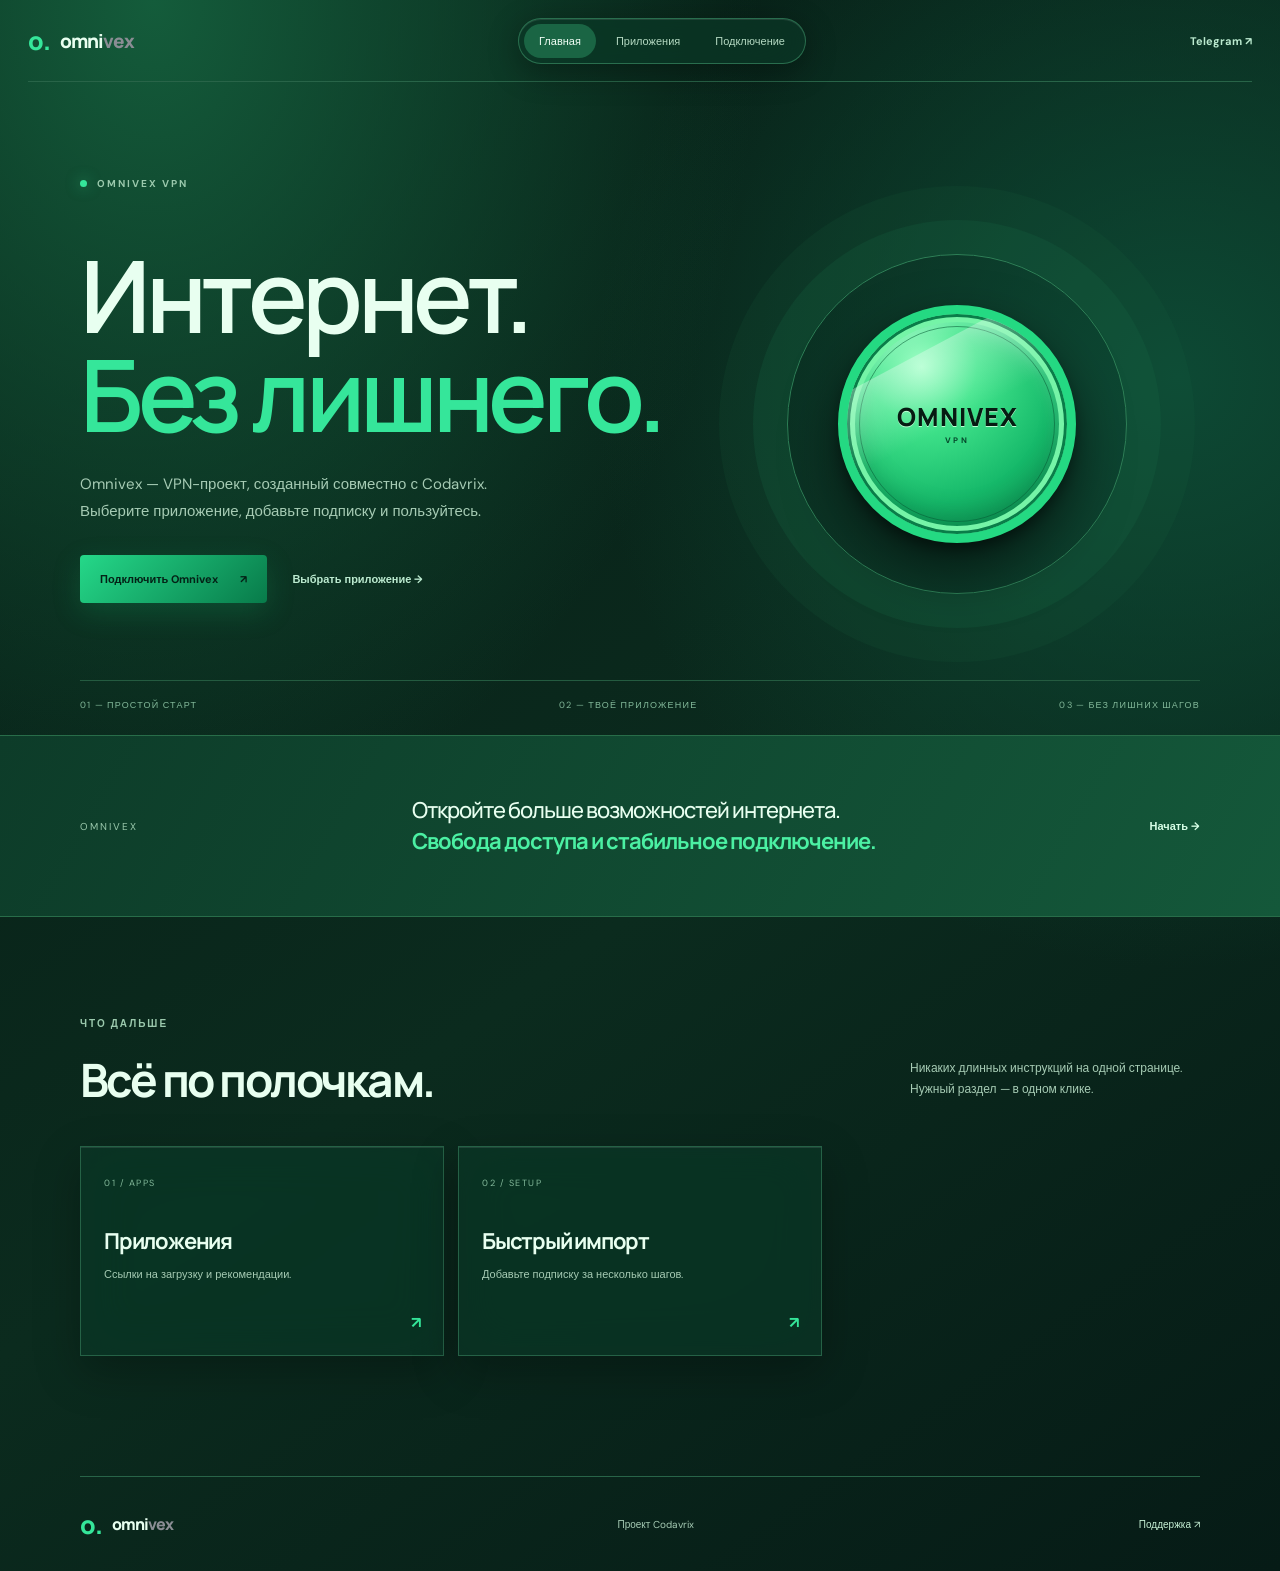
<file: index.html>
<!doctype html>
<html lang="ru"><head><meta charset="utf-8"><meta name="viewport" content="width=device-width,initial-scale=1"><meta name="theme-color" content="#f3f1ec"><meta name="description" content="Omnivex VPN — свобода доступа к интернету и стабильное подключение."><title>Omnivex</title><link rel="preconnect" href="https://fonts.googleapis.com"><link rel="preconnect" href="https://fonts.gstatic.com" crossorigin><link href="https://fonts.googleapis.com/css2?family=DM+Sans:wght@400;500;600;700&family=Manrope:wght@400;500;600;700;800&display=swap" rel="stylesheet"><link rel="stylesheet" href="style.css?v=omnivex-coin-2"><script src="script.js" defer></script></head><body><header class="header"><a class="brand" href="index.html"><span class="brand-icon">o.</span><span>omni<span>vex</span></span></a><button class="nav-toggle" aria-label="Открыть меню" aria-expanded="false">☰</button><nav class="nav"><a href="index.html">Главная</a><a href="apps.html">Приложения</a><a href="setup.html">Подключение</a></nav><a class="nav-telegram" href="https://t.me/OmnivexVPN" target="_blank" rel="noreferrer">Telegram ↗</a></header><main><section class="home-hero wrap"><div class="eyebrow"><span></span> OMNIVEX VPN</div><div class="hero-grid"><div><h1>Интернет.<br><em>Без лишнего.</em></h1><p class="lead">Omnivex — VPN-проект, созданный совместно с Codavrix. Выберите приложение, добавьте подписку и пользуйтесь.</p><div class="actions"><a class="btn btn-dark" href="setup.html">Подключить Omnivex <b>↗</b></a><a class="plain-link" href="apps.html">Выбрать приложение →</a></div></div><div class="hero-art coin-stage"><div class="coin-orbit"></div><div class="brand-coin" aria-label="Вращающаяся 3D-монета Omnivex"><div class="coin-face coin-front"><span class="coin-name">OMNIVEX</span><span class="coin-sub">VPN</span></div><div class="coin-face coin-back"><span class="coin-name">OMNIVEX</span><span class="coin-sub">FREEDOM ONLINE</span></div></div></div></div><div class="hero-meta"><span>01 — ПРОСТОЙ СТАРТ</span><span>02 — ТВОЁ ПРИЛОЖЕНИЕ</span><span>03 — БЕЗ ЛИШНИХ ШАГОВ</span></div></section><section class="intro-band"><div class="wrap band-inner"><span>OMNIVEX</span><p>Откройте больше возможностей интернета.<br><strong>Свобода доступа и стабильное подключение.</strong></p><a href="setup.html">Начать →</a></div></section><section class="wrap home-sections"><div class="section-top"><div><span class="eyebrow plain">ЧТО ДАЛЬШЕ</span><h2>Всё по полочкам.</h2></div><p>Никаких длинных инструкций на одной странице. Нужный раздел — в одном клике.</p></div><div class="route-grid"><a class="route-card" href="apps.html"><span>01 / APPS</span><h3>Приложения</h3><p>Ссылки на загрузку и рекомендации.</p><b>↗</b></a><a class="route-card" href="setup.html"><span>02 / SETUP</span><h3>Быстрый импорт</h3><p>Добавьте подписку за несколько шагов.</p><b>↗</b></a></div></section></main><footer class="footer"><a class="brand" href="index.html"><span class="brand-icon">o.</span><span>omni<span>vex</span></span></a><span>Проект Codavrix</span><a href="https://t.me/OmnivexVPN" target="_blank" rel="noreferrer">Поддержка ↗</a></footer></body></html>
</file>
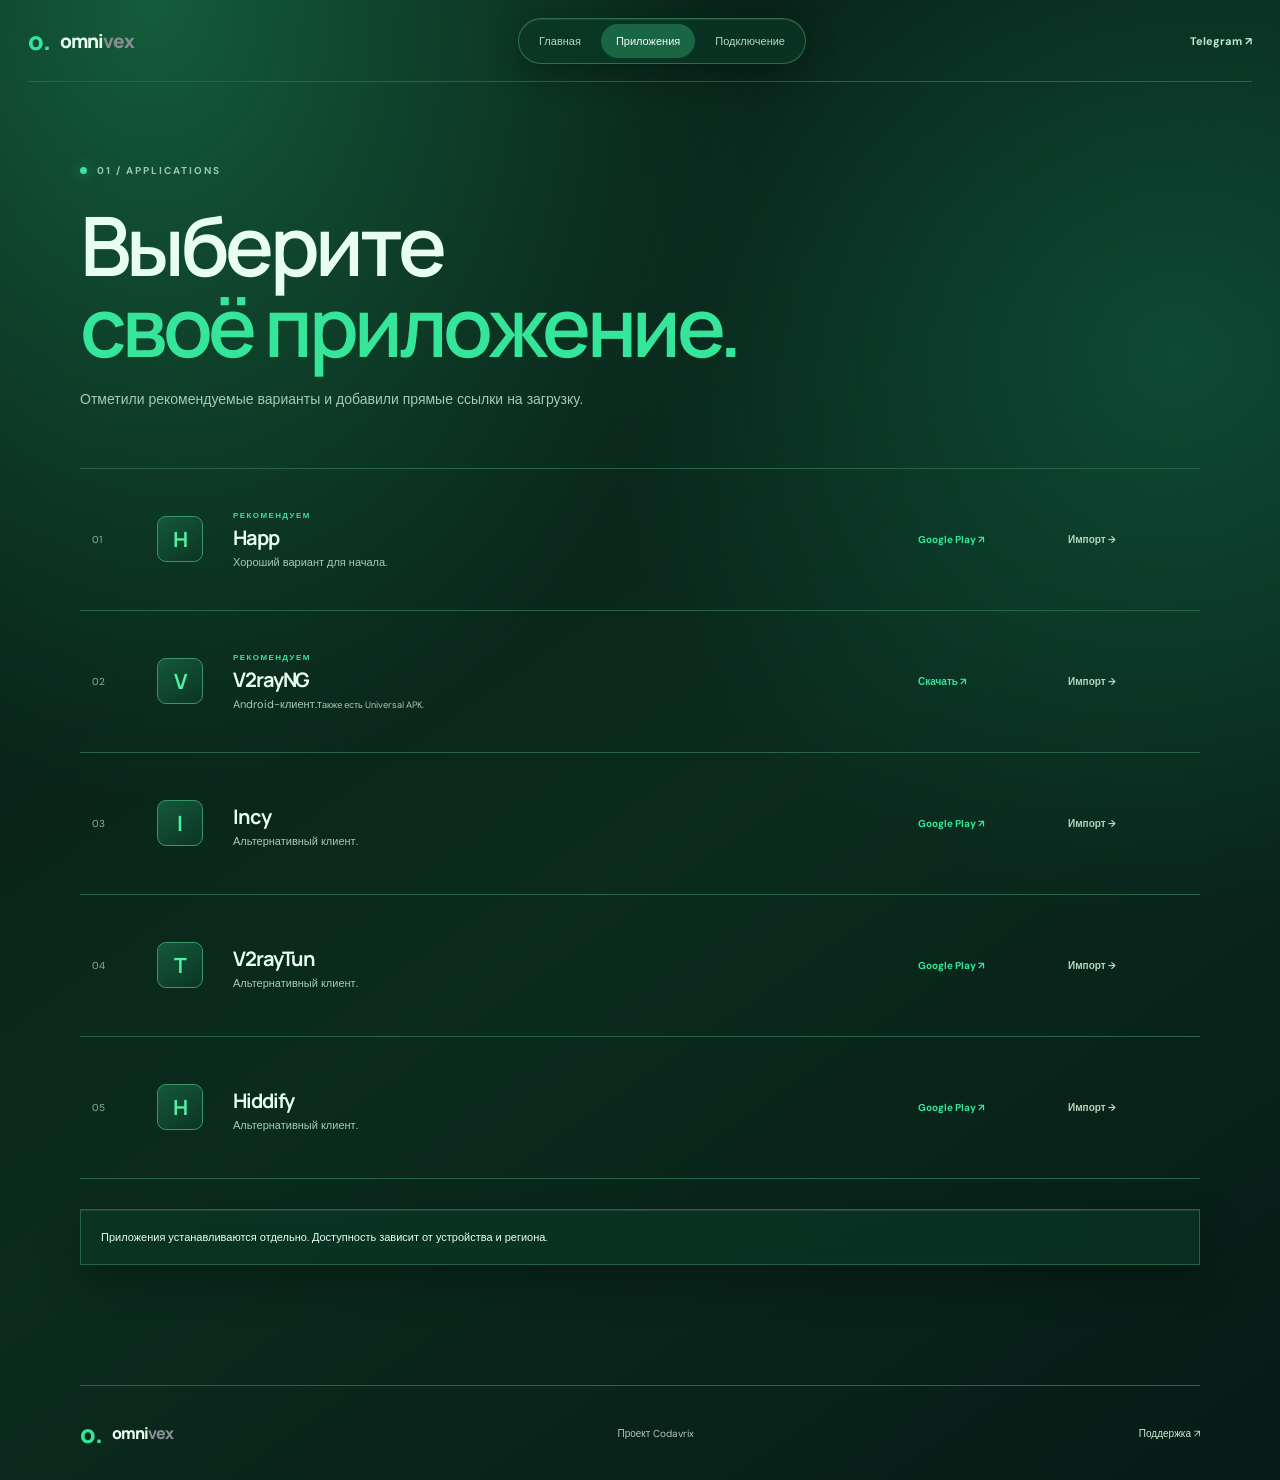
<file: apps.html>
<!doctype html><html lang="ru"><head><meta charset="utf-8"><meta name="viewport" content="width=device-width,initial-scale=1"><meta name="theme-color" content="#f3f1ec"><title>Omnivex</title><link rel="preconnect" href="https://fonts.googleapis.com"><link rel="preconnect" href="https://fonts.gstatic.com" crossorigin><link href="https://fonts.googleapis.com/css2?family=DM+Sans:wght@400;500;600;700&family=Manrope:wght@400;500;600;700;800&display=swap" rel="stylesheet"><link rel="stylesheet" href="style.css"><script src="script.js" defer></script></head><body><header class="header"><a class="brand" href="index.html"><span class="brand-icon">o.</span><span>omni<span>vex</span></span></a><button class="nav-toggle" aria-label="Открыть меню" aria-expanded="false">☰</button><nav class="nav"><a href="index.html">Главная</a><a href="apps.html">Приложения</a><a href="setup.html">Подключение</a></nav><a class="nav-telegram" href="https://t.me/OmnivexVPN" target="_blank" rel="noreferrer">Telegram ↗</a></header><main class="wrap subpage"><div class="eyebrow"><span></span> 01 / APPLICATIONS</div><h1 class="page-title">Выберите<br><em>своё приложение.</em></h1><p class="page-lead">Отметили рекомендуемые варианты и добавили прямые ссылки на загрузку.</p><div class="app-list">
<article class="app-row"><div class="app-id">01</div><div class="app-monogram">H</div><div class="app-desc"><div class="tag">РЕКОМЕНДУЕМ</div><h2>Happ</h2><p>Хороший вариант для начала.</p></div><a class="app-download" href="https://play.google.com/store/apps/details?id=com.happproxy" target="_blank" rel="noreferrer">Google Play ↗</a><a class="app-use" href="setup.html?app=happ">Импорт →</a></article>
<article class="app-row"><div class="app-id">02</div><div class="app-monogram">V</div><div class="app-desc"><div class="tag">РЕКОМЕНДУЕМ</div><h2>V2rayNG</h2><p>Android-клиент.<small class="universal-hint">Также есть Universal APK.</small></p></div><a class="app-download" href="https://github.com/2dust/v2rayNG/releases/latest" target="_blank" rel="noreferrer">Скачать ↗</a><a class="app-use" href="setup.html?app=v2rayng">Импорт →</a></article>
<article class="app-row"><div class="app-id">03</div><div class="app-monogram">I</div><div class="app-desc"><h2>Incy</h2><p>Альтернативный клиент.</p></div><a class="app-download" href="https://play.google.com/store/apps/details?id=llc.itdev.incy" target="_blank" rel="noreferrer">Google Play ↗</a><a class="app-use" href="setup.html?app=incy">Импорт →</a></article>
<article class="app-row"><div class="app-id">04</div><div class="app-monogram">T</div><div class="app-desc"><h2>V2rayTun</h2><p>Альтернативный клиент.</p></div><a class="app-download" href="https://play.google.com/store/apps/details?id=com.v2raytun.android" target="_blank" rel="noreferrer">Google Play ↗</a><a class="app-use" href="setup.html?app=v2raytun">Импорт →</a></article>
<article class="app-row"><div class="app-id">05</div><div class="app-monogram">H</div><div class="app-desc"><h2>Hiddify</h2><p>Альтернативный клиент.</p></div><a class="app-download" href="https://play.google.com/store/apps/details?id=app.hiddify.com" target="_blank" rel="noreferrer">Google Play ↗</a><a class="app-use" href="setup.html?app=hiddify">Импорт →</a></article></div><div class="note-box">Приложения устанавливаются отдельно. Доступность зависит от устройства и региона.</div></main><footer class="footer"><a class="brand" href="index.html"><span class="brand-icon">o.</span><span>omni<span>vex</span></span></a><span>Проект Codavrix</span><a href="https://t.me/OmnivexVPN" target="_blank" rel="noreferrer">Поддержка ↗</a></footer></body></html>
</file>
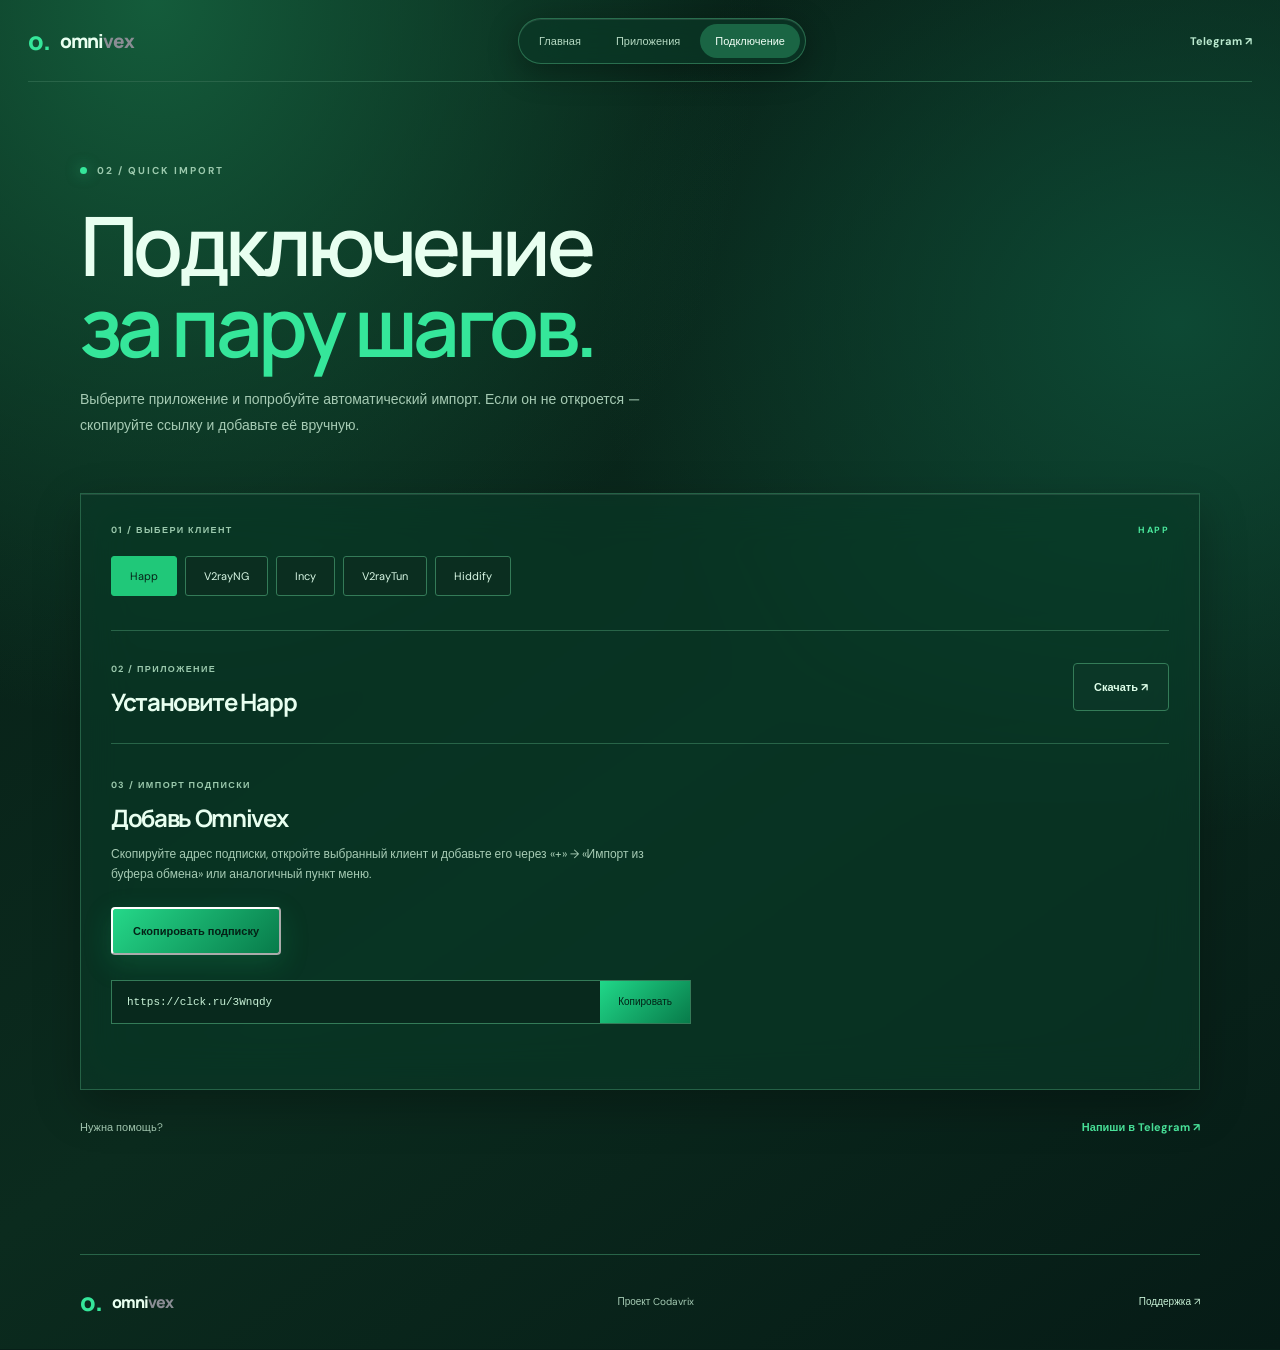
<file: setup.html>
<!doctype html><html lang="ru"><head><meta charset="utf-8"><meta name="viewport" content="width=device-width,initial-scale=1"><meta name="theme-color" content="#f3f1ec"><title>Omnivex</title><link rel="preconnect" href="https://fonts.googleapis.com"><link rel="preconnect" href="https://fonts.gstatic.com" crossorigin><link href="https://fonts.googleapis.com/css2?family=DM+Sans:wght@400;500;600;700&family=Manrope:wght@400;500;600;700;800&display=swap" rel="stylesheet"><link rel="stylesheet" href="style.css"><script src="script.js" defer></script></head><body><header class="header"><a class="brand" href="index.html"><span class="brand-icon">o.</span><span>omni<span>vex</span></span></a><button class="nav-toggle" aria-label="Открыть меню" aria-expanded="false">☰</button><nav class="nav"><a href="index.html">Главная</a><a href="apps.html">Приложения</a><a href="setup.html">Подключение</a></nav><a class="nav-telegram" href="https://t.me/OmnivexVPN" target="_blank" rel="noreferrer">Telegram ↗</a></header><main class="wrap subpage"><div class="eyebrow"><span></span> 02 / QUICK IMPORT</div><h1 class="page-title">Подключение<br><em>за пару шагов.</em></h1><p class="page-lead">Выберите приложение и попробуйте автоматический импорт. Если он не откроется — скопируйте ссылку и добавьте её вручную.</p><section class="quick-panel"><div class="quick-head"><span>01 / ВЫБЕРИ КЛИЕНТ</span><span class="quick-counter" id="chosen-label">HAPP</span></div><div class="choice-row"><button class="choice active" data-app="happ">Happ</button><button class="choice" data-app="v2rayng">V2rayNG</button><button class="choice" data-app="incy">Incy</button><button class="choice" data-app="v2raytun">V2rayTun</button><button class="choice" data-app="hiddify">Hiddify</button></div><div class="quick-download"><div><span class="step-label">02 / ПРИЛОЖЕНИЕ</span><h2 id="client-title">Установите Happ</h2></div><a class="btn btn-outline" id="client-download" href="https://play.google.com/store/apps/details?id=com.happproxy" target="_blank" rel="noreferrer">Скачать ↗</a></div><div class="quick-import"><div><span class="step-label">03 / ИМПОРТ ПОДПИСКИ</span><h2>Добавь Omnivex</h2><p>Скопируйте адрес подписки, откройте выбранный клиент и добавьте его через «+» → «Импорт из буфера обмена» или аналогичный пункт меню.</p></div><button class="btn btn-dark" id="copy-sub-button" type="button">Скопировать подписку</button><div class="copy-line"><code>https://clck.ru/3Wnqdy</code><button id="copy-button" type="button">Копировать</button></div><p class="copy-status" id="copy-status" aria-live="polite"></p></div></section><div class="help-line"><span>Нужна помощь?</span><a href="https://t.me/OmnivexVPN" target="_blank" rel="noreferrer">Напиши в Telegram ↗</a></div></main><footer class="footer"><a class="brand" href="index.html"><span class="brand-icon">o.</span><span>omni<span>vex</span></span></a><span>Проект Codavrix</span><a href="https://t.me/OmnivexVPN" target="_blank" rel="noreferrer">Поддержка ↗</a></footer></body></html>
</file>
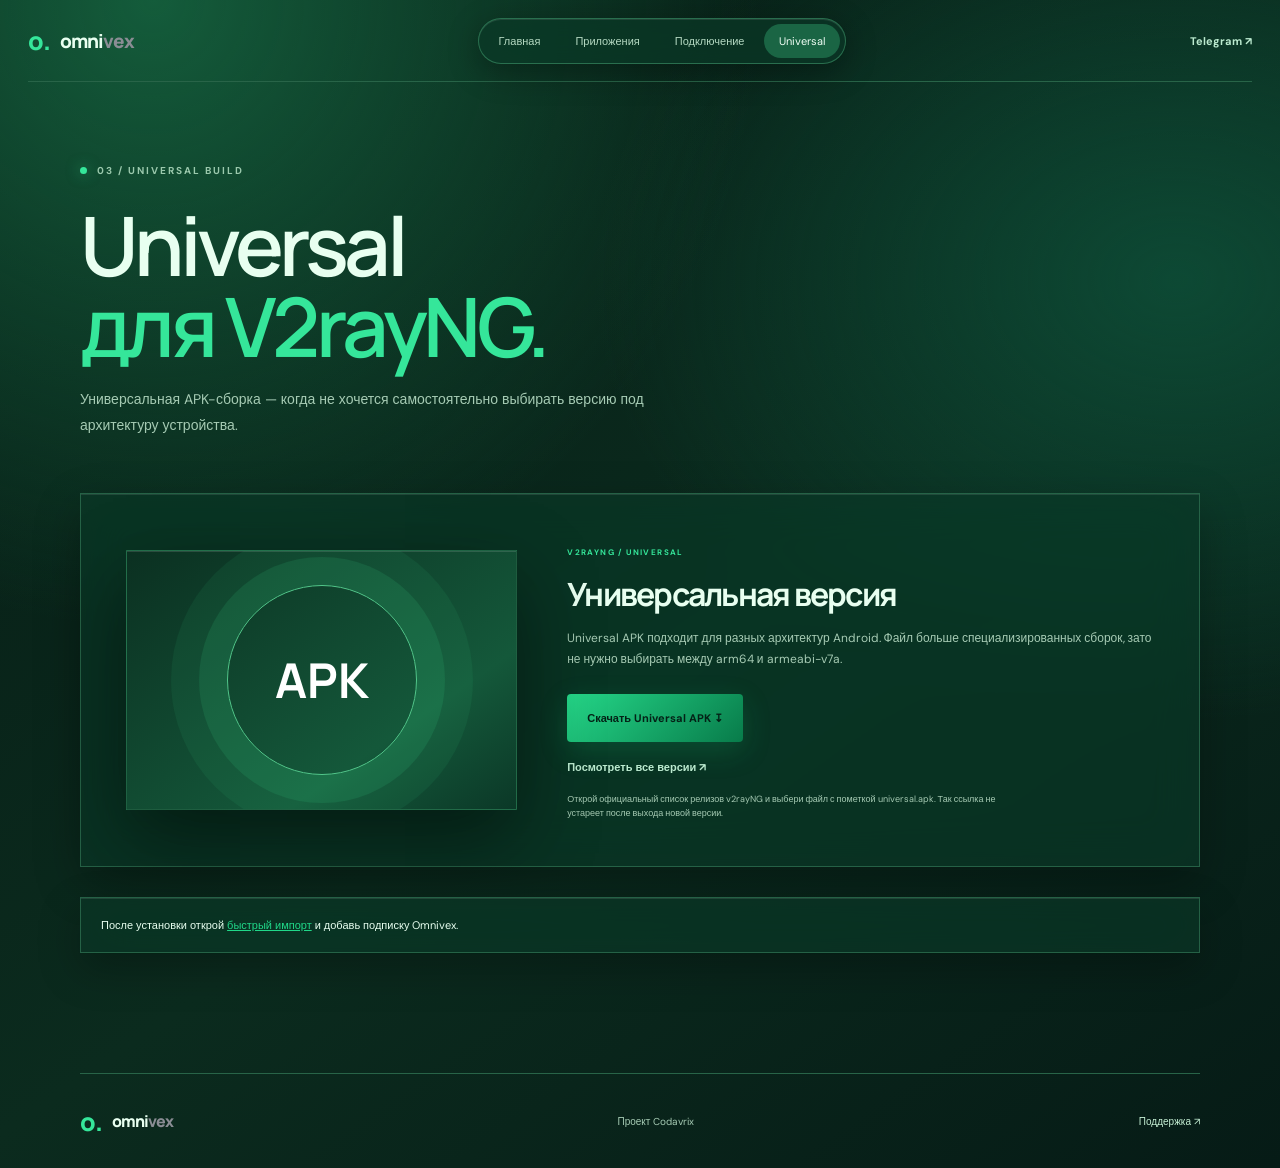
<file: universal.html>
<!doctype html><html lang="ru"><head><meta charset="utf-8"><meta name="viewport" content="width=device-width,initial-scale=1"><meta name="theme-color" content="#f3f1ec"><title>Omnivex</title><link rel="preconnect" href="https://fonts.googleapis.com"><link rel="preconnect" href="https://fonts.gstatic.com" crossorigin><link href="https://fonts.googleapis.com/css2?family=DM+Sans:wght@400;500;600;700&family=Manrope:wght@400;500;600;700;800&display=swap" rel="stylesheet"><link rel="stylesheet" href="style.css"><script src="script.js" defer></script></head><body><header class="header"><a class="brand" href="index.html"><span class="brand-icon">o.</span><span>omni<span>vex</span></span></a><button class="nav-toggle" aria-label="Открыть меню" aria-expanded="false">☰</button><nav class="nav"><a href="index.html">Главная</a><a href="apps.html">Приложения</a><a href="setup.html">Подключение</a><a href="universal.html">Universal</a></nav><a class="nav-telegram" href="https://t.me/OmnivexVPN" target="_blank" rel="noreferrer">Telegram ↗</a></header><main class="wrap subpage"><div class="eyebrow"><span></span> 03 / UNIVERSAL BUILD</div><h1 class="page-title">Universal<br><em>для V2rayNG.</em></h1><p class="page-lead">Универсальная APK-сборка — когда не хочется самостоятельно выбирать версию под архитектуру устройства.</p><section class="universal-panel"><div class="universal-visual"><div class="universal-ring"></div><span>APK</span></div><div class="universal-copy"><span class="tag">V2RAYNG / UNIVERSAL</span><h2>Универсальная версия</h2><p>Universal APK подходит для разных архитектур Android. Файл больше специализированных сборок, зато не нужно выбирать между arm64 и armeabi-v7a.</p><a class="btn btn-dark" href="https://github.com/2dust/v2rayNG/releases/latest">Скачать Universal APK ↧</a><a class="plain-link" href="https://github.com/2dust/v2rayNG/releases/latest" target="_blank" rel="noreferrer">Посмотреть все версии ↗</a><small>Открой официальный список релизов v2rayNG и выбери файл с пометкой universal.apk. Так ссылка не устареет после выхода новой версии.</small></div></section><div class="note-box">После установки открой <a href="setup.html">быстрый импорт</a> и добавь подписку Omnivex.</div></main><footer class="footer"><a class="brand" href="index.html"><span class="brand-icon">o.</span><span>omni<span>vex</span></span></a><span>Проект Codavrix</span><a href="https://t.me/OmnivexVPN" target="_blank" rel="noreferrer">Поддержка ↗</a></footer></body></html>
</file>
<file: style.css>
:root{--paper:#f3f1ec;--ink:#17191d;--muted:#777a80;--line:#d9d7d1;--accent:#3457d5;--font:'Manrope',sans-serif;--body:'DM Sans',sans-serif}*{box-sizing:border-box}body{margin:0;background:var(--paper);color:var(--ink);font-family:var(--body)}a{color:inherit;text-decoration:none}button{font:inherit}.wrap,.footer{width:min(1120px,calc(100% - 56px));margin:auto}.header{height:82px;width:min(1320px,calc(100% - 56px));margin:auto;display:flex;align-items:center;justify-content:space-between;border-bottom:1px solid var(--line);position:relative;z-index:5}.brand{display:flex;align-items:center;gap:10px;font:800 19px var(--font);letter-spacing:-1px}.brand>span:last-child>span{color:#8a8d94}.brand-icon{font-size:25px;color:var(--accent)}.nav{display:flex;gap:5px;padding:5px;border:1px solid #17191d1a;border-radius:99px;background:#ffffff9c;backdrop-filter:blur(18px)}.nav a{padding:10px 15px;font-size:11px;color:#686b72;border-radius:99px}.nav a:hover,.nav a[aria-current=page]{background:#e9e8e3;color:#16181c}.nav-telegram,.plain-link{font-size:11px;font-weight:700}.nav-toggle{display:none}.home-hero{padding-top:95px}.eyebrow{font-size:10px;letter-spacing:2px;font-weight:700;color:#777a80;display:flex;align-items:center;gap:10px}.eyebrow>span{width:7px;height:7px;background:var(--accent);border-radius:50%}.hero-grid{display:grid;grid-template-columns:1.1fr .9fr;align-items:center;gap:40px;padding:44px 0 66px}h1,h2,h3{font-family:var(--font);letter-spacing:-.055em}h1{font-size:clamp(58px,8vw,100px);line-height:.99;margin:0 0 28px;font-weight:600}h1 em{font-style:normal;color:var(--accent)}.lead{max-width:460px;font-size:15px;line-height:1.8;color:#666a71}.actions{display:flex;align-items:center;gap:25px;margin-top:30px}.btn{display:inline-flex;align-items:center;justify-content:center;gap:22px;padding:0 20px;min-height:48px;border-radius:4px;font-size:11px;font-weight:700;transition:.2s}.btn:hover{transform:translateY(-2px)}.btn-dark{background:var(--ink);color:white}.btn-dark:hover{background:var(--accent)}.btn-outline{border:1px solid var(--line)}.hero-art{height:380px;display:grid;place-items:center;position:relative}.art-orbit{position:absolute;width:340px;height:340px;border:1px solid #d7d4cc;border-radius:50%;box-shadow:0 0 0 35px #d7d4cc40,0 0 0 70px #d7d4cc26}.art-card{width:300px;height:245px;background:#20232b;color:#f5f3ee;border-radius:8px;position:relative;padding:22px;box-shadow:0 30px 70px #191b2033;display:flex;flex-direction:column;justify-content:space-between;z-index:1}.art-label,.art-bottom{font-size:9px;letter-spacing:1.5px}.art-label{color:#aeb1b8}.art-bottom{letter-spacing:0}.live-dot{display:inline-block;width:7px;height:7px;border-radius:50%;background:#9fb0ff;margin-right:8px}.art-mark{display:flex;justify-content:center;align-items:center;gap:9px;transform:skew(-16deg)}.art-mark i{width:19px;border-radius:10px;background:#a9b8ff}.art-mark i:nth-child(1){height:44px;opacity:.5}.art-mark i:nth-child(2){height:78px;opacity:.75}.art-mark i:nth-child(3){height:112px}.art-stamp{position:absolute;z-index:2;right:0;bottom:28px;background:var(--accent);color:white;padding:13px 16px;font-size:9px;line-height:1.6;letter-spacing:1.5px;transform:rotate(-5deg)}.hero-meta{display:flex;justify-content:space-between;border-top:1px solid var(--line);padding:18px 0 24px;color:#85878d;font-size:9px;letter-spacing:1.2px}.intro-band{background:#e6e4de}.band-inner{min-height:180px;display:flex;align-items:center;justify-content:space-between;gap:25px}.band-inner>span{font-size:10px;letter-spacing:2px;color:#7b7d83}.band-inner p{font:500 22px/1.4 var(--font);letter-spacing:-1px}.band-inner strong{color:var(--accent)}.band-inner>a{font-size:11px;font-weight:700}.home-sections{padding:100px 0 120px}.section-top{display:flex;align-items:end;justify-content:space-between;margin-bottom:35px}.eyebrow.plain{display:block;margin-bottom:18px}.section-top h2{font-size:46px;margin:0}.section-top>p{max-width:290px;color:#777a80;font-size:12px;line-height:1.7}.route-grid{display:grid;grid-template-columns:repeat(3,1fr);gap:14px}.route-card{min-height:210px;background:#eae8e2;padding:23px;position:relative;border:1px solid #dfddd6;transition:.2s}.route-card:hover{background:white;transform:translateY(-3px)}.route-card>span{font-size:9px;letter-spacing:1.5px;color:#85878d}.route-card h3{font-size:22px;margin:35px 0 8px}.route-card p{font-size:11px;color:#777a80}.route-card>b{position:absolute;right:22px;bottom:22px;color:var(--accent)}.footer{min-height:95px;border-top:1px solid var(--line);display:flex;align-items:center;justify-content:space-between;color:#777a80;font-size:10px}.footer .brand{color:var(--ink);font-size:16px}.subpage{padding-top:82px;padding-bottom:120px}.page-title{font-size:clamp(54px,7vw,82px);margin:28px 0 20px}.page-lead{max-width:570px;color:#70737a;font-size:14px;line-height:1.8;margin-bottom:55px}.app-list{border-top:1px solid var(--line)}.app-row{min-height:142px;border-bottom:1px solid var(--line);display:grid;grid-template-columns:45px 56px minmax(200px,1fr) 130px 120px;align-items:center;gap:20px;padding:20px 12px}.app-row:hover{background:#ffffff70}.app-id{font-size:10px;color:#999ba0}.app-monogram{width:46px;height:46px;background:#e5e3dd;border-radius:9px;display:grid;place-items:center;font:700 21px var(--font);color:var(--accent)}.app-desc h2{font-size:20px;margin:4px 0}.app-desc p{font-size:11px;color:#777a80;margin:0}.tag{font-size:8px;letter-spacing:1.4px;font-weight:700;color:var(--accent)}.app-download,.app-use{font-size:10px;font-weight:700}.app-download{color:var(--accent)}.app-use{color:#777a80}.note-box{margin-top:30px;padding:18px 20px;background:#e8e6e0;color:#70737a;font-size:11px;line-height:1.7}.note-box a{color:var(--accent);text-decoration:underline}.quick-panel{background:#e9e7e1;border:1px solid #dddbd4;padding:30px}.quick-head,.quick-download{display:flex;justify-content:space-between;align-items:center}.quick-head,.step-label{font-size:9px;letter-spacing:1.4px;color:#777a80;font-weight:700}.quick-counter{color:var(--accent)}.choice-row{display:flex;gap:8px;flex-wrap:wrap;margin:20px 0 34px}.choice{border:1px solid #d5d3cc;background:transparent;padding:12px 18px;border-radius:3px;font-size:11px;cursor:pointer}.choice.active,.choice:hover{background:var(--ink);color:white;border-color:var(--ink)}.quick-download{padding:25px 0;border-top:1px solid #d5d3cc;border-bottom:1px solid #d5d3cc}.quick-download h2,.quick-import h2{font-size:24px;margin:8px 0 0}.quick-import{padding-top:28px}.quick-import>div:first-child p{font-size:12px;color:#70737a;max-width:540px;line-height:1.7;margin:10px 0 22px}.copy-line{display:flex;max-width:580px;margin-top:25px;border:1px solid #d1cfc8;background:#f7f6f2}.copy-line code{padding:15px;flex:1;overflow-wrap:anywhere;font-size:11px;color:#555861}.copy-line button{border:0;background:var(--ink);color:white;padding:0 18px;font-size:10px;cursor:pointer}.copy-status{font-size:10px;color:var(--accent);min-height:15px}.help-line{margin-top:30px;display:flex;justify-content:space-between;font-size:11px;color:#777a80}.help-line a{color:var(--accent);font-weight:700}.universal-panel{display:grid;grid-template-columns:.8fr 1.2fr;gap:50px;align-items:center;background:#e9e7e1;padding:45px;margin-top:20px}.universal-visual{height:260px;background:#20232b;display:grid;place-items:center;position:relative;overflow:hidden;color:white;font:700 48px var(--font)}.universal-ring{position:absolute;width:190px;height:190px;border:1px solid #69718e;border-radius:50%;box-shadow:0 0 0 28px #a9b8ff14,0 0 0 56px #a9b8ff0d}.universal-visual span{position:relative}.universal-copy h2{font-size:32px;margin:12px 0}.universal-copy p{font-size:12px;line-height:1.8;color:#6e7178;margin-bottom:23px}.universal-copy .plain-link{display:block;margin:18px 0}.universal-copy small{display:block;color:#888a90;font-size:9px;line-height:1.6;max-width:430px}@media(max-width:760px){.wrap,.footer{width:calc(100% - 36px)}.header{width:calc(100% - 36px);height:70px}.nav-toggle{display:block;order:3;border:0;background:none;font-size:19px}.nav-telegram{margin-left:auto;margin-right:18px}.nav{display:none;position:absolute;top:62px;left:0;right:0;flex-direction:column;border-radius:8px;background:#f8f7f3;padding:8px;box-shadow:0 15px 35px #0001}.nav.open{display:flex}.nav a{padding:13px}.home-hero{padding-top:65px}.hero-grid{grid-template-columns:1fr;padding-top:32px;gap:10px}.hero-grid h1{font-size:clamp(54px,14vw,78px)}.hero-art{height:300px}.art-card{width:260px;height:210px}.art-orbit{width:260px;height:260px}.art-stamp{right:3px;bottom:14px}.hero-meta{gap:15px;flex-wrap:wrap;font-size:8px}.band-inner{padding:25px 0;min-height:150px;flex-wrap:wrap}.band-inner p{font-size:19px;flex:1}.band-inner>span{width:100%}.home-sections{padding:70px 0}.section-top{display:block}.section-top h2{font-size:38px}.section-top>p{margin-top:14px}.route-grid{grid-template-columns:1fr}.route-card{min-height:165px}.footer{min-height:100px;gap:12px;flex-wrap:wrap;padding:20px 0}.subpage{padding-top:60px;padding-bottom:80px}.page-title{font-size:clamp(48px,13vw,68px)}.page-lead{margin-bottom:35px}.app-row{grid-template-columns:28px 42px 1fr;gap:12px;min-height:130px}.app-monogram{width:40px;height:40px}.app-desc h2{font-size:17px}.app-download,.app-use{grid-column:3}.app-download{margin-top:3px}.app-use{margin-top:-8px}.quick-panel{padding:20px 16px}.quick-download{gap:15px;align-items:flex-start;flex-direction:column}.quick-download h2,.quick-import h2{font-size:21px}.copy-line code{font-size:9px;padding:13px 9px}.copy-line button{padding:0 10px}.universal-panel{grid-template-columns:1fr;padding:20px;gap:25px}.universal-visual{height:190px}.universal-copy h2{font-size:27px}.help-line{gap:15px;flex-wrap:wrap}}@media(prefers-reduced-motion:reduce){*,*::before,*::after{scroll-behavior:auto!important;transition:none!important}}

/* Omnivex green + liquid glass */
:root{--paper:#eef4ef;--ink:#101b15;--muted:#65756a;--line:#cbd9ce;--accent:#18a957}
body{background:radial-gradient(ellipse at 80% 0%,#d8f3df 0,transparent 42%),var(--paper)}
.header{border-bottom-color:#b9d2c1}
.nav{background:#ffffff80;border-color:#ffffffb8;box-shadow:0 8px 30px #173b2510;backdrop-filter:blur(24px) saturate(1.6);-webkit-backdrop-filter:blur(24px) saturate(1.6)}
.nav a:hover,.nav a[aria-current=page]{background:#d9f2e1;color:#102d1c}
.brand-icon,h1 em,.tag,.app-download,.quick-counter,.help-line a,.route-card>b{color:var(--accent)}
.eyebrow>span{background:var(--accent)}
.btn-dark{background:linear-gradient(135deg,#15994b,#087a39);box-shadow:0 8px 24px #138b4528}
.btn-dark:hover{background:#086c34}
.btn-outline,.choice,.copy-line{border-color:#c4d9c9}
.art-card,.universal-visual{background:linear-gradient(145deg,#15241b,#263b2d);box-shadow:0 28px 70px #102b1b38}
.art-mark i{background:#68e59b}
.live-dot{background:#55e38d}
.art-stamp{background:#15994b}
.intro-band{background:#dcebe0}
.band-inner strong{color:#128b45}
.route-card,.quick-panel,.note-box,.quick-panel,.universal-panel{background:#ffffff72;border:1px solid #ffffffb8;box-shadow:0 12px 36px #173b2510;backdrop-filter:blur(22px) saturate(1.45);-webkit-backdrop-filter:blur(22px) saturate(1.45)}
.route-card:hover,.app-row:hover{background:#ffffffa8}
.route-card{border-color:#ffffffc9}
.app-row{border-bottom-color:#cbd9ce}
.app-monogram{background:#dff0e3;color:#138b45;border:1px solid #ffffffc9}
.copy-line{background:#ffffff85;border-color:#ffffffc9;backdrop-filter:blur(18px);-webkit-backdrop-filter:blur(18px)}
.copy-line button{background:#153b25}
.copy-status{color:#128b45}
.choice.active,.choice:hover{background:#153b25;border-color:#153b25}
.art-orbit{border-color:#b8d7c1;box-shadow:0 0 0 35px #b8d7c140,0 0 0 70px #b8d7c126}
.universal-ring{border-color:#69b989}
@media(max-width:760px){.nav{background:#f4fbf5eF;box-shadow:0 15px 35px #12351d20}}


/* Full emerald visual system */
:root{
 --paper:#071f18;--ink:#e8fff0;--muted:#a0c4ae;--line:#1e5b40;--accent:#20d889;
 color-scheme:dark
}
html,body{background:#071f18;color:#e8fff0}
body{
 background:
 radial-gradient(ellipse at 12% 0%,#145c3b 0,transparent 38%),
 radial-gradient(ellipse at 92% 24%,#0d4934 0,transparent 35%),
 linear-gradient(145deg,#061b14,#0b2b1e 55%,#061b16)
}
.header{border-bottom-color:#286448}
.brand,.footer .brand{color:#e8fff0}
.brand-icon,h1 em,.tag,.app-download,.quick-counter,.help-line a,.route-card>b{color:#35e69a}
.nav{
 background:#0d3828a8;border-color:#3b8d65a8;
 box-shadow:0 8px 32px #0005, inset 0 1px #ffffff18;
 backdrop-filter:blur(26px) saturate(1.7);-webkit-backdrop-filter:blur(26px) saturate(1.7)
}
.nav a{color:#b5d9c2}
.nav a:hover,.nav a[aria-current=page]{background:#1a6544;color:#f1fff6}
.nav-telegram,.plain-link{color:#bcebd0}
.eyebrow,.eyebrow.plain,.step-label,.quick-head{color:#9bc9ad}
.eyebrow>span{background:#35e69a;box-shadow:0 0 14px #35e69a88}
.lead,.page-lead,.section-top>p,.route-card p,.app-desc p,.note-box,
.quick-import>div:first-child p,.universal-copy p,.universal-copy small,
.help-line,.footer{color:#a6cbb4}
.btn-dark{background:linear-gradient(135deg,#25d889,#087b4a);color:#042116;box-shadow:0 9px 28px #13b96b35}
.btn-dark:hover{background:linear-gradient(135deg,#48f0a7,#0c9a5d)}
.btn-outline{border-color:#347c58;color:#dfffea;background:#0d3828a0}
.hero-art .art-card,.universal-visual{
 background:linear-gradient(145deg,#0b3021,#14583a 70%,#0b3827);
 border:1px solid #3a9b6a66;box-shadow:0 30px 75px #0007,inset 0 1px #ffffff20
}
.art-label{color:#a7d9b9}
.art-mark i{background:linear-gradient(180deg,#8dffc0,#16c878)}
.live-dot{background:#48f0a0;box-shadow:0 0 12px #48f0a0}
.art-stamp{background:linear-gradient(135deg,#20d889,#087b4a);color:#032116}
.art-orbit{border-color:#2e8057;box-shadow:0 0 0 35px #1a6a4438,0 0 0 70px #1a6a4420}
.hero-meta{border-color:#245b40;color:#83b99a}
.intro-band{background:linear-gradient(120deg,#0d3c29,#14583a);border-block:1px solid #286d49}
.band-inner>span{color:#9bc9ad}
.band-inner strong{color:#4bf0a3}
.band-inner>a{color:#d8ffe7}
.route-card,.quick-panel,.note-box,.universal-panel{
 background:#0d3828a8;border:1px solid #347b58a8;color:#e8fff0;
 box-shadow:0 16px 42px #0004,inset 0 1px #ffffff1a;
 backdrop-filter:blur(24px) saturate(1.55);-webkit-backdrop-filter:blur(24px) saturate(1.55)
}
.route-card:hover,.app-row:hover{background:#14543a}
.route-card>span,.app-id{color:#83b99a}
.app-list{border-color:#286448}
.app-row{border-color:#286448}
.app-monogram{background:linear-gradient(145deg,#15583a,#0b3525);color:#51efa2;border:1px solid #3b9566}
.app-use{color:#b1d6be}
.quick-counter{color:#4be99e}
.choice{border-color:#347b58;background:#0b2e20;color:#d9f8e5}
.choice.active,.choice:hover{background:#20c879;border-color:#20c879;color:#062318}
.quick-download{border-color:#286448}
.copy-line{background:#08291d;border-color:#347b58}
.copy-line code{color:#c8f2d7}
.copy-line button{background:linear-gradient(135deg,#20d889,#087b4a);color:#032116}
.copy-status{color:#51efa2}
.help-line a{color:#4be99e}
.universal-ring{border-color:#52c88b;box-shadow:0 0 0 28px #38d98720,0 0 0 56px #38d98712}
.footer{border-color:#286448}
.footer a{color:#c5efd4}
@media(max-width:760px){
 .nav{background:#0c3526f2;border-color:#347b58;box-shadow:0 15px 35px #0008}
 .band-inner{color:#e8fff0}
}


/* 3D Omnivex emerald coin */
.coin-stage{perspective:1100px;isolation:isolate}
.coin-orbit{position:absolute;width:340px;height:340px;border:1px solid #2e8057;border-radius:50%;box-shadow:0 0 0 34px #1a6a4438,0 0 0 68px #1a6a4420}
.brand-coin{position:relative;width:238px;height:238px;transform-style:preserve-3d;animation:omnivex-coin-spin 7s linear infinite;filter:drop-shadow(0 24px 26px #0008)}
.brand-coin:before{content:"";position:absolute;inset:3px;border-radius:50%;transform:translateZ(-8px);background:repeating-linear-gradient(0deg,#07502f 0 3px,#27d981 3px 5px,#0b6b3d 5px 7px);border:2px solid #3be997;box-shadow:0 0 0 2px #064b2c,0 8px 15px #0007}
.coin-face{position:absolute;inset:0;border-radius:50%;display:flex;flex-direction:column;align-items:center;justify-content:center;gap:7px;overflow:hidden;backface-visibility:hidden;-webkit-backface-visibility:hidden;color:#061b12;background:radial-gradient(circle at 34% 24%,#a5ffc9 0,#43e68d 25%,#16b96a 62%,#087a45 100%);border:9px solid #24d982;box-shadow:inset 0 0 0 3px #0a7d49,inset 0 0 0 8px #75f4a7,inset 0 12px 22px #ffffff50,inset 0 -18px 25px #00552e55}
.coin-face:before{content:"";position:absolute;inset:12px;border:1px solid #075b36;border-radius:50%;opacity:.55}
.coin-front{transform:translateZ(8px)}
.coin-back{transform:rotateY(180deg) translateZ(8px)}
.coin-front:after,.coin-back:after{content:"";position:absolute;width:145%;height:35%;top:10%;left:-20%;transform:rotate(-28deg);background:linear-gradient(180deg,#ffffff50,#ffffff00);pointer-events:none}
.coin-name{font:800 25px/1 var(--font);letter-spacing:.04em;z-index:1;text-shadow:0 1px #b8ffd2}
.coin-sub{font:800 8px/1 var(--body);letter-spacing:.28em;z-index:1;color:#064b2c}
@keyframes omnivex-coin-spin{from{transform:rotateY(0deg) rotateX(-8deg)}to{transform:rotateY(360deg) rotateX(-8deg)}}
@media(max-width:760px){.coin-orbit{width:260px;height:260px}.brand-coin{width:190px;height:190px}.coin-name{font-size:21px}}
@media(prefers-reduced-motion:reduce){.brand-coin{animation:none;transform:rotateY(-18deg)}}
</file>
